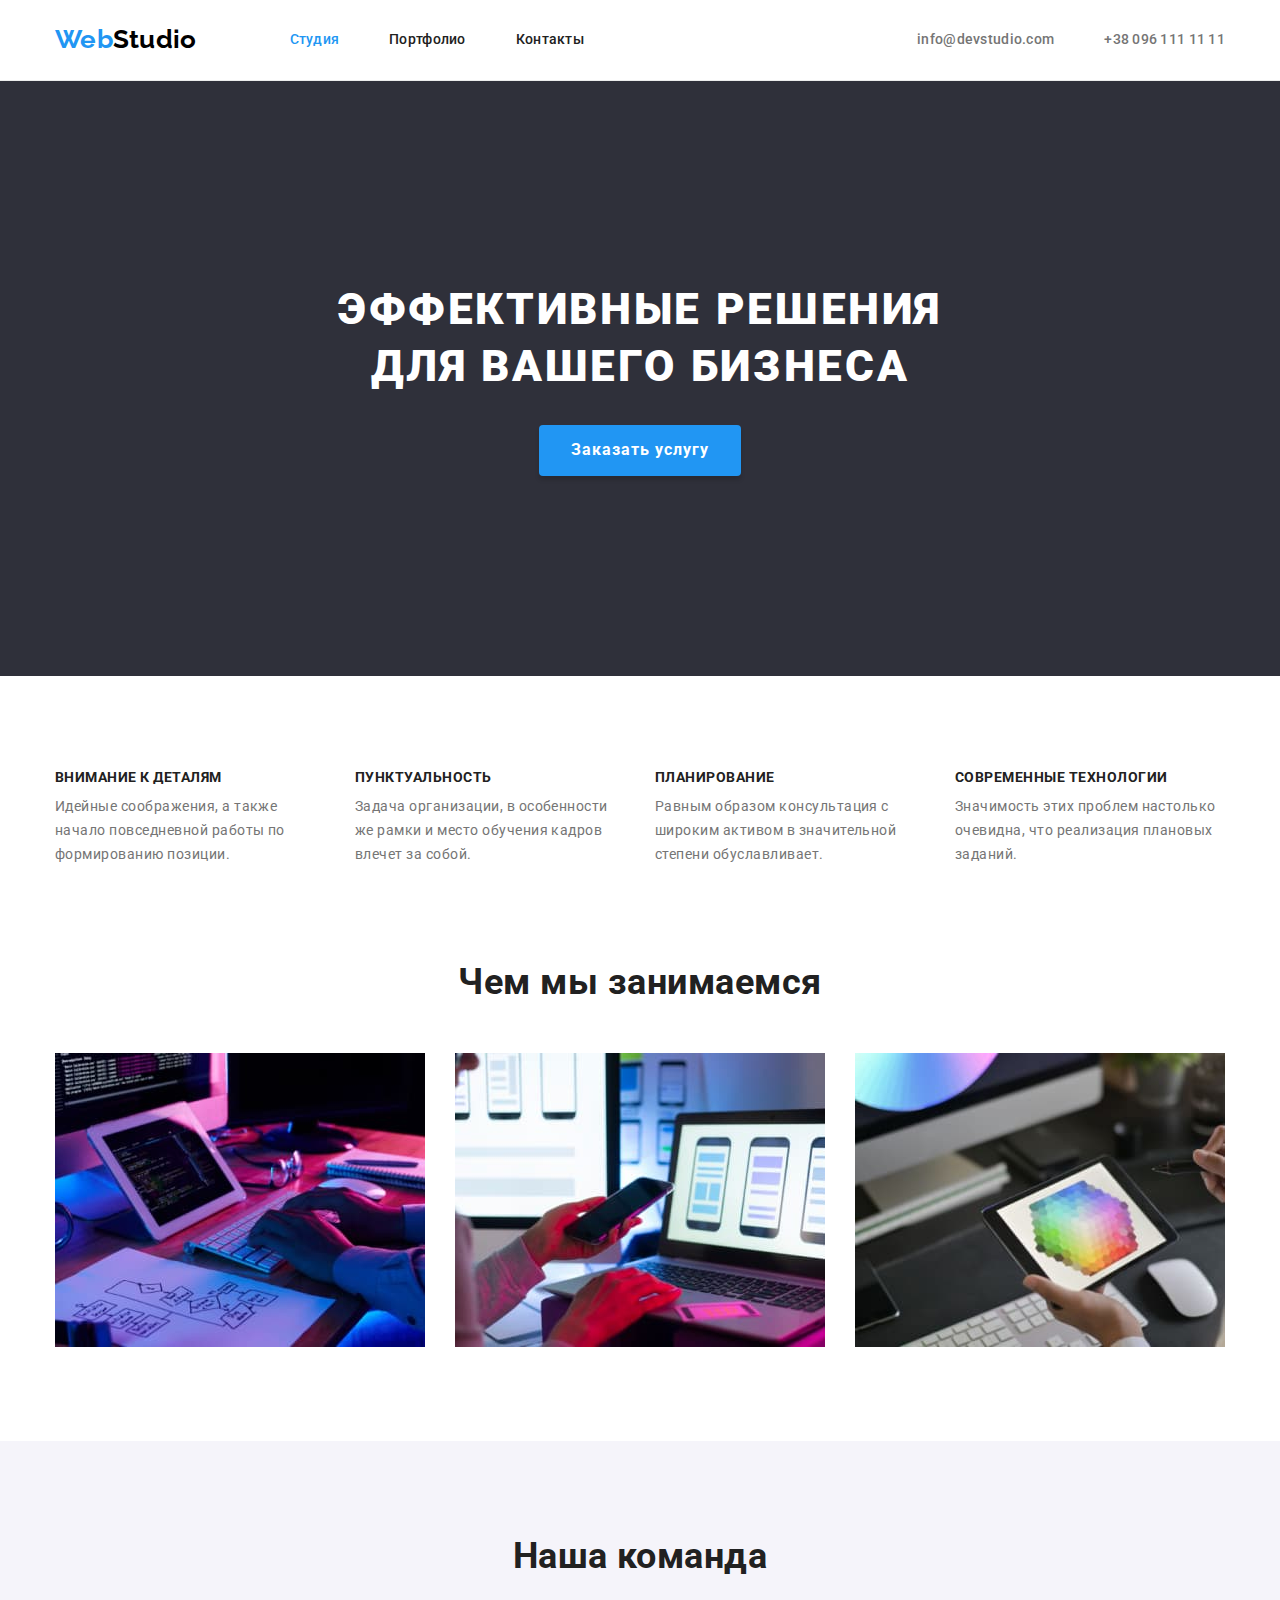
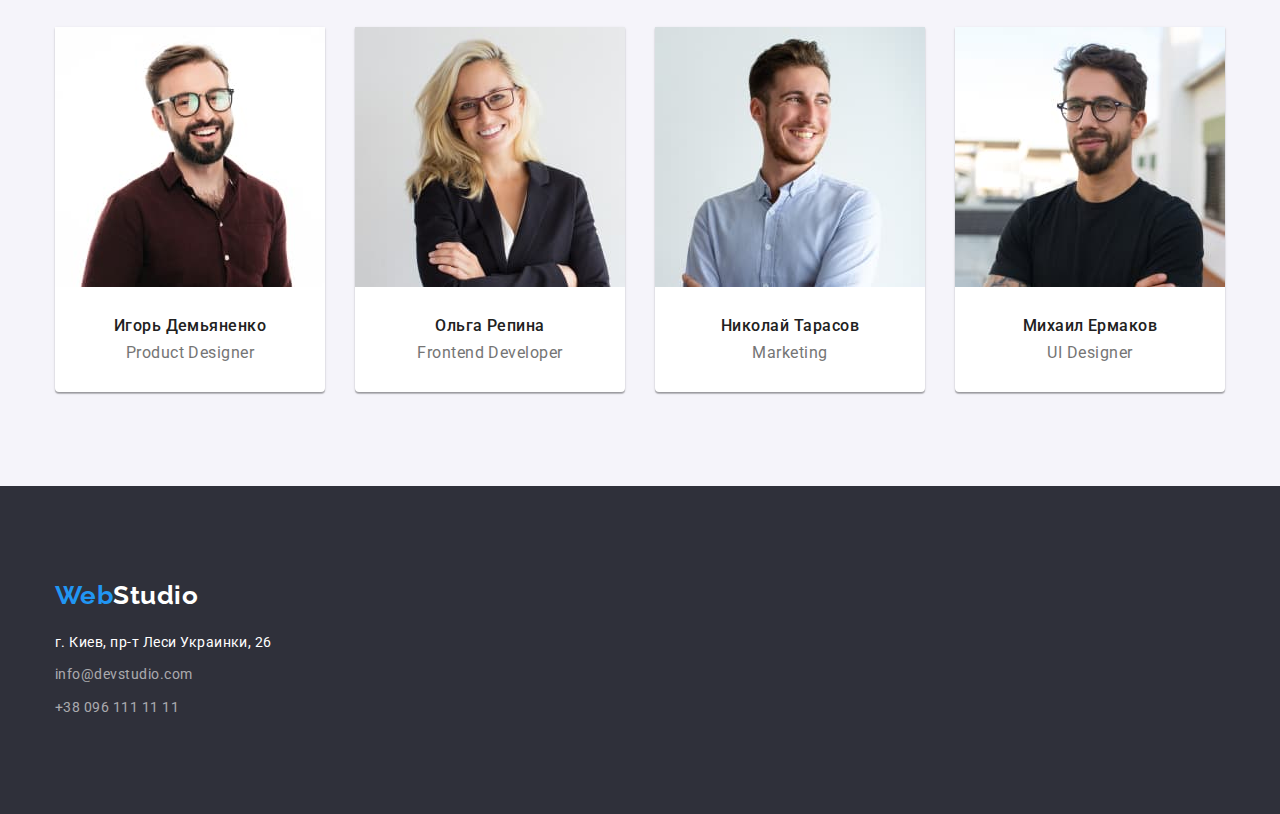
<file: index.html>
<!DOCTYPE html>
<html lang="ru">
<head>
	<meta charset="UTF-8">
	<meta http-equiv="X-UA-Compatible" content="IE=edge">
	<meta name="viewport" content="width=device-width, initial-scale=1.0">
	<title>studio</title>
	<link rel="preconnect" href="https://fonts.googleapis.com">
	<link rel="preconnect" href="https://fonts.gstatic.com" crossorigin>
	<link href="https://fonts.googleapis.com/css2?family=Raleway:wght@700&family=Roboto:wght@400;500;700;900&display=swap"
		rel="stylesheet">
	<link rel="stylesheet" href="https://cdnjs.cloudflare.com/ajax/libs/modern-normalize/1.1.0/modern-normalize.min.css">
	<link rel="stylesheet" href="css/style.css">
</head>
<body>
	<!-- ! header -->
		<header>
			<div class="header">
				<div class="header-nav container">
					<nav class="nav">
						<a class="logo" href="./index.html"><span class="logo-first-words">Web</span>Studio</a>
						<ul class="nav-list ">
							<li class="nav-link"><a class="  link-active link" href="./index.html">Студия</a></li>
							<li class="nav-link"><a class=" link " href="./portfolio.html">Портфолио</a></li>
							<li class="nav-link"><a class=" link " href="contact">Контакты</a></li>
						</ul>
					</nav>
					<ul class="contact-list nav" >
						<li class="nav-link"><a class="contact-link link" href="mailto:info@devstudio.com">info@devstudio.com</a></li>
						<li class="nav-link"><a class="contact-link link" href="tel:+380961111111">+38 096 111 11 11</a></li>
					</ul>
				</div>
			</div>
		</header>
	<!--! main -->
<main>
	<!-- !Hero -->

<section class="section hero">
	
		<div class="container">
			<div class="hero-text">
				<h1 class="hero-title">Эффективные решения для  вашего бизнеса</h1>
				<button class="button" type="button">Заказать услугу</button>
			</div>
		</div>
	
</section>



	<!--! Peculiarities -->
<section class="section ">
	<div class="peculiarities container">
		<h2 class="visually-title" >Особенности</h2>
		<ul class="feature">
			<li class="feature-list">
				<h3 class="feature-title">Внимание к деталям</h3>
				<p class="feature-text">Идейные соображения, а также начало повседневной работы по формированию позиции.</p>
			</li>
			<li class="feature-list">
				<h3 class="feature-title">Пунктуальность</h3>
				<p class="feature-text">Задача организации, в особенности же рамки и место обучения кадров влечет за собой.</p>
			</li>
			<li class="feature-list">
				<h3 class="feature-title">Планирование</h3>
				<p class="feature-text">Равным образом консультация с широким активом в значительной степени обуславливает.</p>
			</li>
			<li class="feature-list">
				<h3 class="feature-title">Современные технологии</h3>
				<p class="feature-text">Значимость этих проблем настолько очевидна, что реализация плановых заданий.</p>
			</li>
		</ul>
	</div>
</section>

<!-- ! What are we doing -->
<section class="section section-about">
	<div class="container">
		<h2 class="section-title ">Чем мы занимаемся</h2>
		<ul class="applications ">
			<li class="applications-list"><img class="applications-item" src="./images/img.jpg" width="370" height="294" alt="Блок схема"></li>
			<li class="applications-list"><img class="applications-item" src="./images/img-1.jpg" width="370" height="294" alt="Мобильные приложение"></li>
			<li class="applications-list"><img class="applications-item" src="./images/img-2.jpg" width="370" height="294" alt="Планшет"></li>
		</ul>
	</div>
</section>

<!-- ! Our command -->
<section class="section team" >
	<div class="container">
			<h2 class="section-title ">Наша команда</h2>
		<ul class="team-list">
		<li class="team-card">
				<img class="team-img" src="./images/img-3.jpg" width="270" height="260" alt="фото">
				<div class="card-text-tumb">
					<h3 class="team-card-name">Игорь Демьяненко</h3>
					<p class="team-card-job">Product Designer</p>
				</div>
		
		</li>
		<li  class="team-card">
				<img class="team-img" src="./images/img-4.jpg" width="270" height="260" alt="фото">
				<div class="card-text-tumb">
					<h3 class="team-card-name">Ольга Репина</h3>
					<p class="team-card-job">Frontend Developer</p>
				</div >
		
		</li>
		<li  class="team-card">
				<img class="team-img" src="./images/img-5.jpg" width="270" height="260" alt="фото">
				<div class="card-text-tumb">
					<h3 class="team-card-name">Николай Тарасов</h3>
					<p class="team-card-job">Marketing</p>
				</div>
		
		</li>
		<li  class="team-card">
				<img class="team-img" src="./images/img-6.jpg" width="270" height="260" alt="фото">
				<div class="card-text-tumb">
					<h3 class="team-card-name">Михаил Ермаков</h3>
					<p class="team-card-job">UI Designer</p>
				</div>
		</li>
		</ul>
</div>
</section>
<!-- main end -->
</main>


	<!-- ! Footer  -->
<footer class="section footer ">
	<div class="addres container">
		<a class="logo" href="./index.html"><span class="logo-first-words">Web</span><span class="logo-second-word">Studio</span></a>
		<address>
			<ul class="addres-list">
				<li class="addres-item"><a class="addres-map" href="https://goo.gl/maps/piqngm7oDQpEDh6u6" target="_blank" rel="noopener nofollow noreferrer">г. Киев, пр-т Леси Украинки, 26</a></li>
				<li class="addres-item"><a class="addres-contact link"  href="mailto:info@devstudio.com" >info@devstudio.com</a></li>
				<li class="addres-item"><a class="addres-contact link"  href="tel:+380961111111">+38 096 111 11 11</a></li>
			</ul>
		</address>
	</div>
</footer>
</body>
</html>
</file>
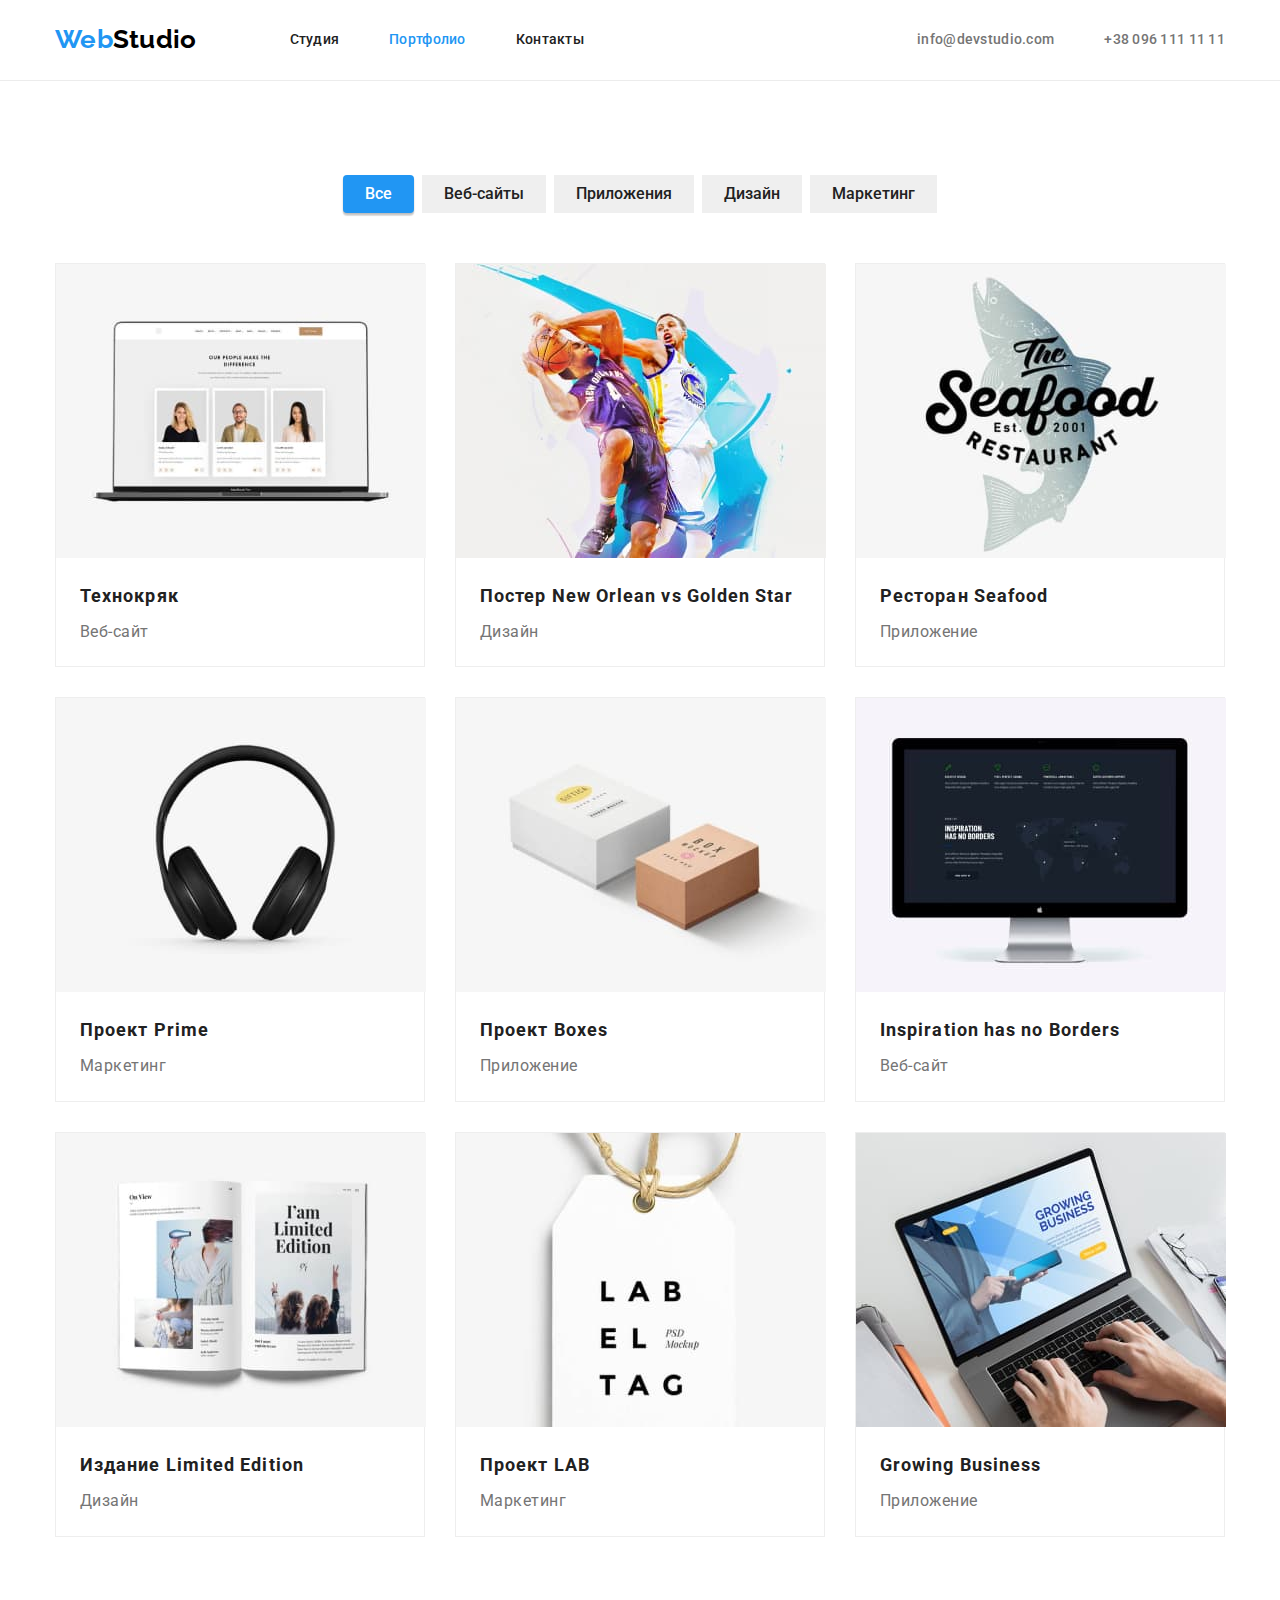
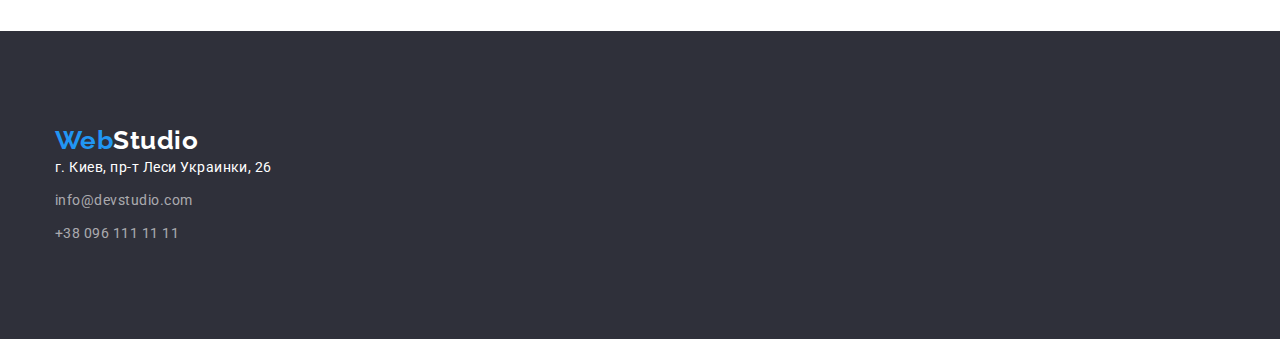
<file: portfolio.html>
<!DOCTYPE html>
<html lang="ru">
<head>
	<meta charset="UTF-8">
	<meta http-equiv="X-UA-Compatible" content="IE=edge">
	<meta name="viewport" content="width=device-width, initial-scale=1.0">
	<title>studio</title>
	<link rel="preconnect" href="https://fonts.googleapis.com">
	<link rel="preconnect" href="https://fonts.gstatic.com" crossorigin>
	<link
		href="https://fonts.googleapis.com/css2?family=Raleway:wght@700&family=Roboto:wght@400;500;700;900&display=swap"
		rel="stylesheet">
	<link rel="stylesheet"
		href="https://cdnjs.cloudflare.com/ajax/libs/modern-normalize/1.1.0/modern-normalize.min.css">
	<link rel="stylesheet" href="css/style.css">
</head>
<body>
	<!-- ! header -->
	<header>
		<div class="header">
			<div class="header-nav container">
				<nav class="nav">
					<a class="logo" href="./index.html"><span class="logo-first-words">Web</span>Studio</a>
					<ul class="nav-list ">
						<li class="nav-link"><a class="  link" href="./index.html">Студия</a></li>
						<li class="nav-link"><a class=" link-active link " href="./portfolio.html">Портфолио</a></li>
						<li class="nav-link"><a class=" link " href="contact">Контакты</a></li>
					</ul>
				</nav>
				<ul class="contact-list nav">
					<li class="nav-link"><a class="contact-link link"
							href="mailto:info@devstudio.com">info@devstudio.com</a></li>
					<li class="nav-link"><a class="contact-link link" href="tel:+380961111111">+38 096 111 11 11</a></li>
				</ul>
			</div>
		</div>
	</header>
	<!--! main -->
	<main>
		<section class="section">
		<div class="container">
				<h1 class="visually-title">Проекты</h1>
				<!-- ! filter  -->
				<ul class="filter-list">
					<li class="filter-item"><button class="filter filter-active">Все</button></li>
					<li class="filter-item"><button class="filter ">Веб-сайты</button></li>
					<li class="filter-item"><button class="filter ">Приложения</button></li>
					<li class="filter-item"><button class="filter ">Дизайн</button></li>
					<li class="filter-item"><button class="filter ">Маркетинг</button></li>
				</ul>
				<!--! project  -->
				<ul class="project-list">
					<li class="project">
						<a class="project-link" href="#"  target="_blank" rel="noopener nofollow noreferrer">
							<img class="project-img" src="./images/portfolio/img.jpg" alt="Ноутбук с сайтом" width="370" height="294">
							<div class="project-info">
								<h2 class="project-name">Технокряк</h2>
								<p class="project-description">Веб-сайт </p>
							</div>
						</a>
					</li>
					<li class="project">
						<a class="project-link" href="#" target="_blank" rel="noopener nofollow noreferrer">
							<img class="project-img" src="./images/portfolio/img-1.jpg" alt="Ноутбук с сайтом" width="370" height="294">
							<div class="project-info">
								<h2 class="project-name">Постер New Orlean vs Golden Star</h2>
								<p class="project-description">Дизайн</p>
							</div>
						</a>
					</li>
					<li class="project">
						<a class="project-link" href="#" target="_blank" rel="noopener nofollow noreferrer">
							<img class="project-img" src="./images/portfolio/img-2.jpg" alt="Ноутбук с сайтом" width="370" height="294">
							<div class="project-info">
								<h2 class="project-name">Ресторан Seafood</h2>
								<p class="project-description">Приложение</p>
							</div>
						</a>
					</li>
					<li class="project">
						<a class="project-link" href="#" target="_blank" rel="noopener nofollow noreferrer">
							<img class="project-img" src="./images/portfolio/img-3.jpg" alt="Ноутбук с сайтом" width="370" height="294">
							<div class="project-info">
								<h2 class="project-name">Проект Prime</h2>
								<p class="project-description">Маркетинг</p>
							</div>
						</a>
					</li>
					<li class="project">
						<a class="project-link" href="#" target="_blank" rel="noopener nofollow noreferrer">
							<img class="project-img" src="./images/portfolio/img-4.jpg" alt="Ноутбук с сайтом" width="370" height="294">
							<div class="project-info">
								<h2 class="project-name">Проект Boxes</h2>
								<p class="project-description">Приложение</p>
							</div>
						</a>
					</li>
					<li class="project">
						<a class="project-link" href="#" target="_blank" rel="noopener nofollow noreferrer">
							<img class="project-img" src="./images/portfolio/img-5.jpg" alt="Ноутбук с сайтом" width="370" height="294">
							<div class="project-info">
								<h2 class="project-name">Inspiration has no Borders</h2>
								<p class="project-description">Веб-сайт</p>
							</div>
						</a>
					</li>
					<li class="project">
						<a class="project-link" href="#" target="_blank" rel="noopener nofollow noreferrer">
							<img class="project-img" src="./images/portfolio/img-6.jpg" alt="Ноутбук с сайтом" width="370" height="294">
							<div class="project-info">
								<h2 class="project-name">Издание Limited Edition</h2>
								<p class="project-description">Дизайн</p>
							</div>
						</a>
					</li>
					<li class="project">
						<a class="project-link" href="#" target="_blank" rel="noopener nofollow noreferrer">
							<img class="project-img" src="./images/portfolio/img-7.jpg" alt="Ноутбук с сайтом" width="370" height="294">
							<div class="project-info">
								<h2 class="project-name">Проект LAB</h2>
								<p class="project-description">Маркетинг</p>
							</div>
						</a>
					</li>
					<li class="project">
						<a class="project-link" href="#" target="_blank" rel="noopener nofollow noreferrer">
							<img class="project-img" src="./images/portfolio/img-8.jpg" alt="Ноутбук с сайтом" width="370" height="294">
							<div class="project-info">
								<h2 class="project-name">Growing Business</h2>
								<p class="project-description">Приложение</p>
							</div>
						</a>
					</li>
				</ul>
		</div>
		</section>
		<!-- main end -->
	</main>


	<!-- ! Footer  -->
	<footer class="section footer ">
		<div class="container">
			<a class="logo" href="./index.html"><span class="logo-first-words">Web</span><span
					class="logo-second-word">Studio</span></a>
			<address>
				<ul class="addres-list">
					<li class="addres-item"><a class="addres-map" href="https://goo.gl/maps/piqngm7oDQpEDh6u6"
							target="_blank" rel="noopener nofollow noreferrer">г. Киев, пр-т Леси Украинки, 26</a></li>
					<li class="addres-item"><a class="addres-contact link"
							href="mailto:info@devstudio.com">info@devstudio.com</a></li>
					<li class="addres-item"><a class="addres-contact link" href="tel:+380961111111">+38 096 111 11 11</a>
					</li>
				</ul>
			</address>
		</div>
	</footer>
</body>

</html>
</file>
<file: css/style.css>
:root{
--active-color: #2196F3;
--hover-color: #107ed8;
--title-color: #212121;
--text-color: #757575;
--bg-color: #2F303A;
--white-color: #ffffff;
}
*{
	box-sizing: border-box;
}
*, ::before, ::after{
	box-sizing: border-box;
}
img{display: block;}
body{

	font-family:'Roboto' ;
	font-style: normal;
	font-size: 16px;
	color: var(--title-color);
	background-color: var(--white-color);
	letter-spacing: 0.03em;
	
}
h1,h2,h3,h4,h5,h6,p,ul{margin: 0px;}
.section{
	padding: 94px 0;
}
.container {
	width: 1200px;
	padding-left: 15px;
	padding-right: 15px;
	margin: 0 auto;
}

/* ! button */
.button{
	background: #2196F3;
	box-shadow: 0px 4px 4px rgba(0, 0, 0, 0.15);
	color: var(--white-color);
	border-radius: 4px;
	padding: 10px 32px;
	min-width: 200px;

	font-weight: 700;
	line-height: 1.9;
	align-items: center;
	text-align: center;
	letter-spacing: 0.06em;

	border: none;
	cursor: pointer;

}
.button:hover, .button:focus{
	background-color: var(--hover-color);
}
/*? button end */
.filter-list{
	padding: 0;
	display: flex;
	justify-content: center;
	font-weight: 500;
	line-height: 1.6;

	margin-bottom: 50px;

	text-align: center;
	list-style-type: none;
}
.filter-item{
	margin-right: 8px;
}
.filter{
	padding: 6px 22px;
	font: inherit;
	cursor: pointer;
	color: var(--title-color);
	border: none;
}

.filter-item:last-child{
	margin-right: 0px;
}
.filter-active, .filter:hover, .filter:focus{
	color: var(--white-color);
	background-color: var(--active-color);

	box-shadow: 0px 3px 1px rgba(0, 0, 0, 0.1),
		0px 1px 2px rgba(0, 0, 0, 0.08),
		0px 2px 2px rgba(0, 0, 0, 0.12);
	border-radius: 4px;
}

/* *font style */
.section-title{
	font-weight: 700;
	font-size: 36px;
	line-height: 42px;
	text-align: center;
	margin-bottom: 50px;
}

.visually-title {
	position: absolute;
	width: 1px;
	height: 1px;
	margin: -1px;
	border: 0;
	padding: 0;
	white-space: nowrap;
	clip-path: inset(100%);
	clip: rect(0 0 0 0);
	overflow: hidden;
}


/* *font style  end*/

/* ! Header  */
.header-nav{
	display: flex;
	align-items: center;
	
}
.header{
	border-bottom: 1px solid #ECECEC;
}
.logo{
	display: block;
	margin-right: 93px;
	font-family: 'Raleway';
	font-size: 26px;
	font-weight: 700;
	color: #000000;;
	line-height: 31px;
	font-size: 26px;
	text-decoration: none;
}
.logo-first-words{
	color: var(--active-color);
}
.logo-second-word{
	color: var(--white-color);
}
.main-nav{
	display: flex;
}
.nav{
	display: flex;
	align-items: center;
	font-weight: 500;
	font-size: 14px;
	line-height: 1.14;
	letter-spacing: 0.02em;
}
.nav-list{
	padding: 0;
	margin: 0px;
	display: flex;
	list-style-type: none;
}
.nav-list .nav-link + .nav-link {
	margin-left: 50px;

}
.nav-link{
	display: inline-flex;
	margin: 0;

}

.link{
	color: var(--title-color);
	text-decoration: none;
	padding: 32px 0px;
}
.link:hover, .link:focus{
	color:var(--hover-color);
}
.link-active{
	color: var(--active-color);
}
.contact-list {
	padding: 0;
	margin: 0;
	margin-left: auto;
	display: flex;
	text-decoration: none;
	list-style-type: none;
}
.contact-link {
	color: var(--text-color);
	text-decoration: none;
}

.contact-list .nav-link + .nav-link{
	margin-left: 50px;
}

/* ? header end  */




/* * main studio */

/* ! hero */


.hero{
	padding-top: 200px;
	padding-bottom: 200px;
	text-align: center;
	background-color: var(--bg-color);
}
.hero-text{
	margin: 0 auto;
	width: 700px;
}
.hero-title{
	
	margin-bottom: 30px;
	font-weight: 900;
	font-size: 44px;
	line-height: 1.3;
	text-align: center;
	letter-spacing: 0.06em;
	text-transform: uppercase;
	color: var(--white-color);

}

.container > .button {
	/* margin-bottom: 200px; */
}

/* !  Peculiarities*/ 
.peculiarities{
	display: flex;
}
.feature{
	padding: 0px;
	display: flex;
	flex-wrap: wrap;
	list-style-type: none;
}
.feature-list{
	width: 270px;
	margin-right: 30px;
	margin-bottom: 30px;
}
.feature-list:nth-child(4n){
	margin-right: 0px;
}
.feature-list:nth-last-child(-n + 4){
	margin-bottom: 0px;
}

.feature-title {
	margin-bottom: 10px;
	font-size: 14px;
	line-height: 1.1;
	text-transform: uppercase;
}
.feature-text {
	font-size: 14px;
	line-height: 1.7;
	color: var(--text-color);
}

 /* ! What are we doing  */
.section-about {
	padding-top: 0px;
}
.applications{
	list-style-type: none;
	display: flex;
	margin: 0 auto;
	justify-content: space-between;
	padding: 0;
}


/* ! Our command */
.team{
	background-color: #F5F4FA;
}
.team-list {
	margin: 0;
	padding: 0;
	display: flex;
	flex-wrap: wrap;

	background-color: #F5F4FA;
	list-style-type: none;

}


.team-card {
	width: 270px;
	
	margin-right: 30px;
	margin-bottom: 30px;
	box-shadow: 0px 1px 3px rgba(0, 0, 0, 0.12), 
				0px 1px 1px rgba(0, 0, 0, 0.14),
				0px 2px 1px rgba(0, 0, 0, 0.2);
	background-color: #FFFFFF;
	border-radius: 0px 0px 4px 4px;

	text-align: center;
	line-height: 1.1;
}


.team-card:nth-child(4n) {
	margin-right: 0px;
}

.team-card:nth-last-child(-n + 4) {
	margin-bottom: 0px;
}
.card-text-tumb{
	padding: 30px;
}
.team-card-name {
	margin-bottom: 10px;
	font-weight: 500;
	font-size: 16px;
	color: #212121;
}

.team-card-job {
	
	color: var(--text-color);
	font-size: 16px;
}

/* * main studio end  */

.project-list {
	padding: 0;
	display: flex;
	flex-wrap: wrap;
	list-style-type: none;
}
.project:nth-child(3n) {
	margin-right: 0px;
}
.project:nth-last-child(-n + 3){
	margin-bottom: 0px;
}
.project {
	width: 370px;
	background: #FFFFFF;
	border: 1px solid #EEEEEE;
	margin-bottom: 30px;
	margin-right: 30px;
}

.project-link{
text-decoration: none;
}

.project-info{
	padding:20px 24px 20px 24px;
	
}
.project-name {
	font-size: 18px;
	line-height: 2;
	letter-spacing: 0.06em;
	color: var(--title-color);

	margin-bottom: 4px;
}

.project-description {
	font-weight: 400;
	line-height: 1.8;
	color: var(--text-color);

	
}
/* * main portfolio end  */



/* ! footer  */
.footer {
	background-color: var(--bg-color);
	color: var(--white-color);
}

.addres > .logo {
	margin: 0 0 20px 0;
}
.addres-list{
	padding:0px;
	margin: 0px;
	list-style-type: none;
	font-style: normal;
	font-weight: 400;
	font-size: 14px;
	line-height: 1.7;
}
.addres-item:not(:last-child){
	margin-bottom: 9px;
}

.addres-map{
	text-decoration: none;
	color: var(--white-color);

}
.addres-contact{
	color: rgba(255, 255, 255, 0.6);
	text-decoration: none;
}
/*? footer end  */
</file>
